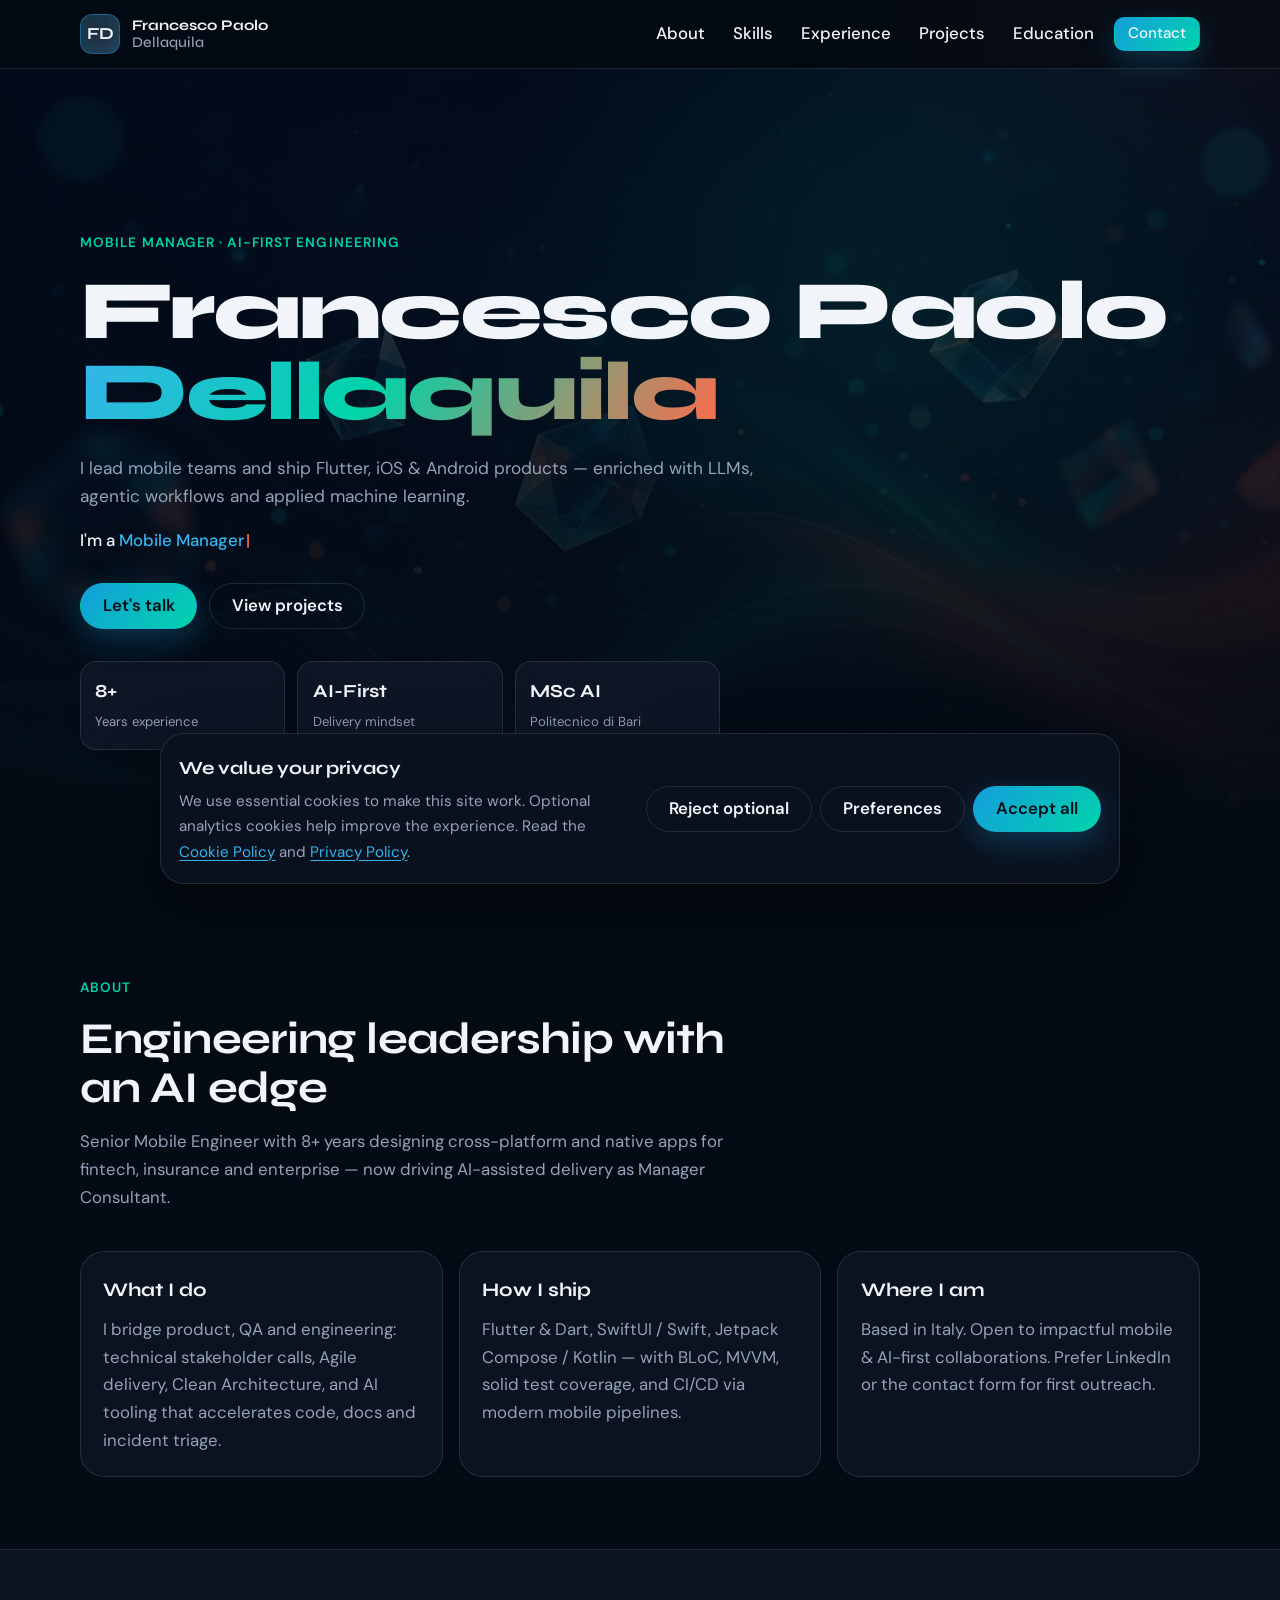
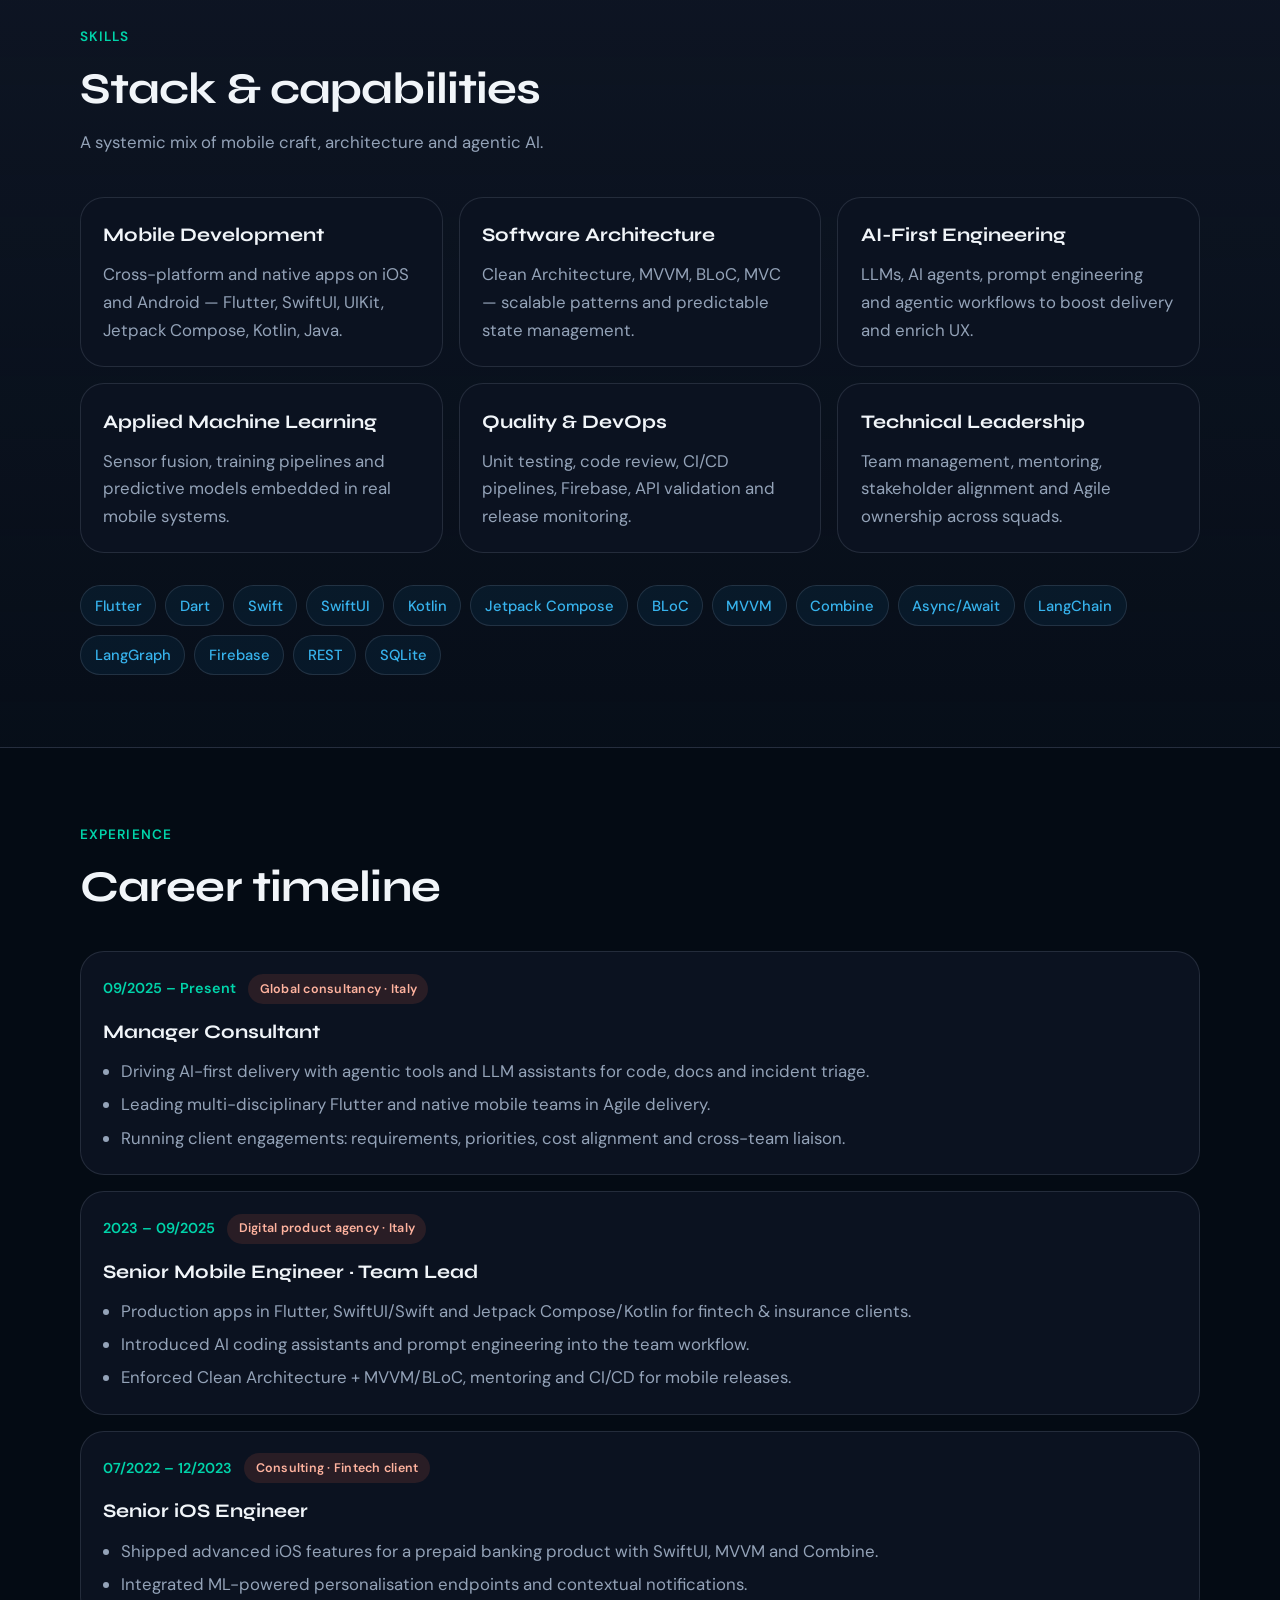
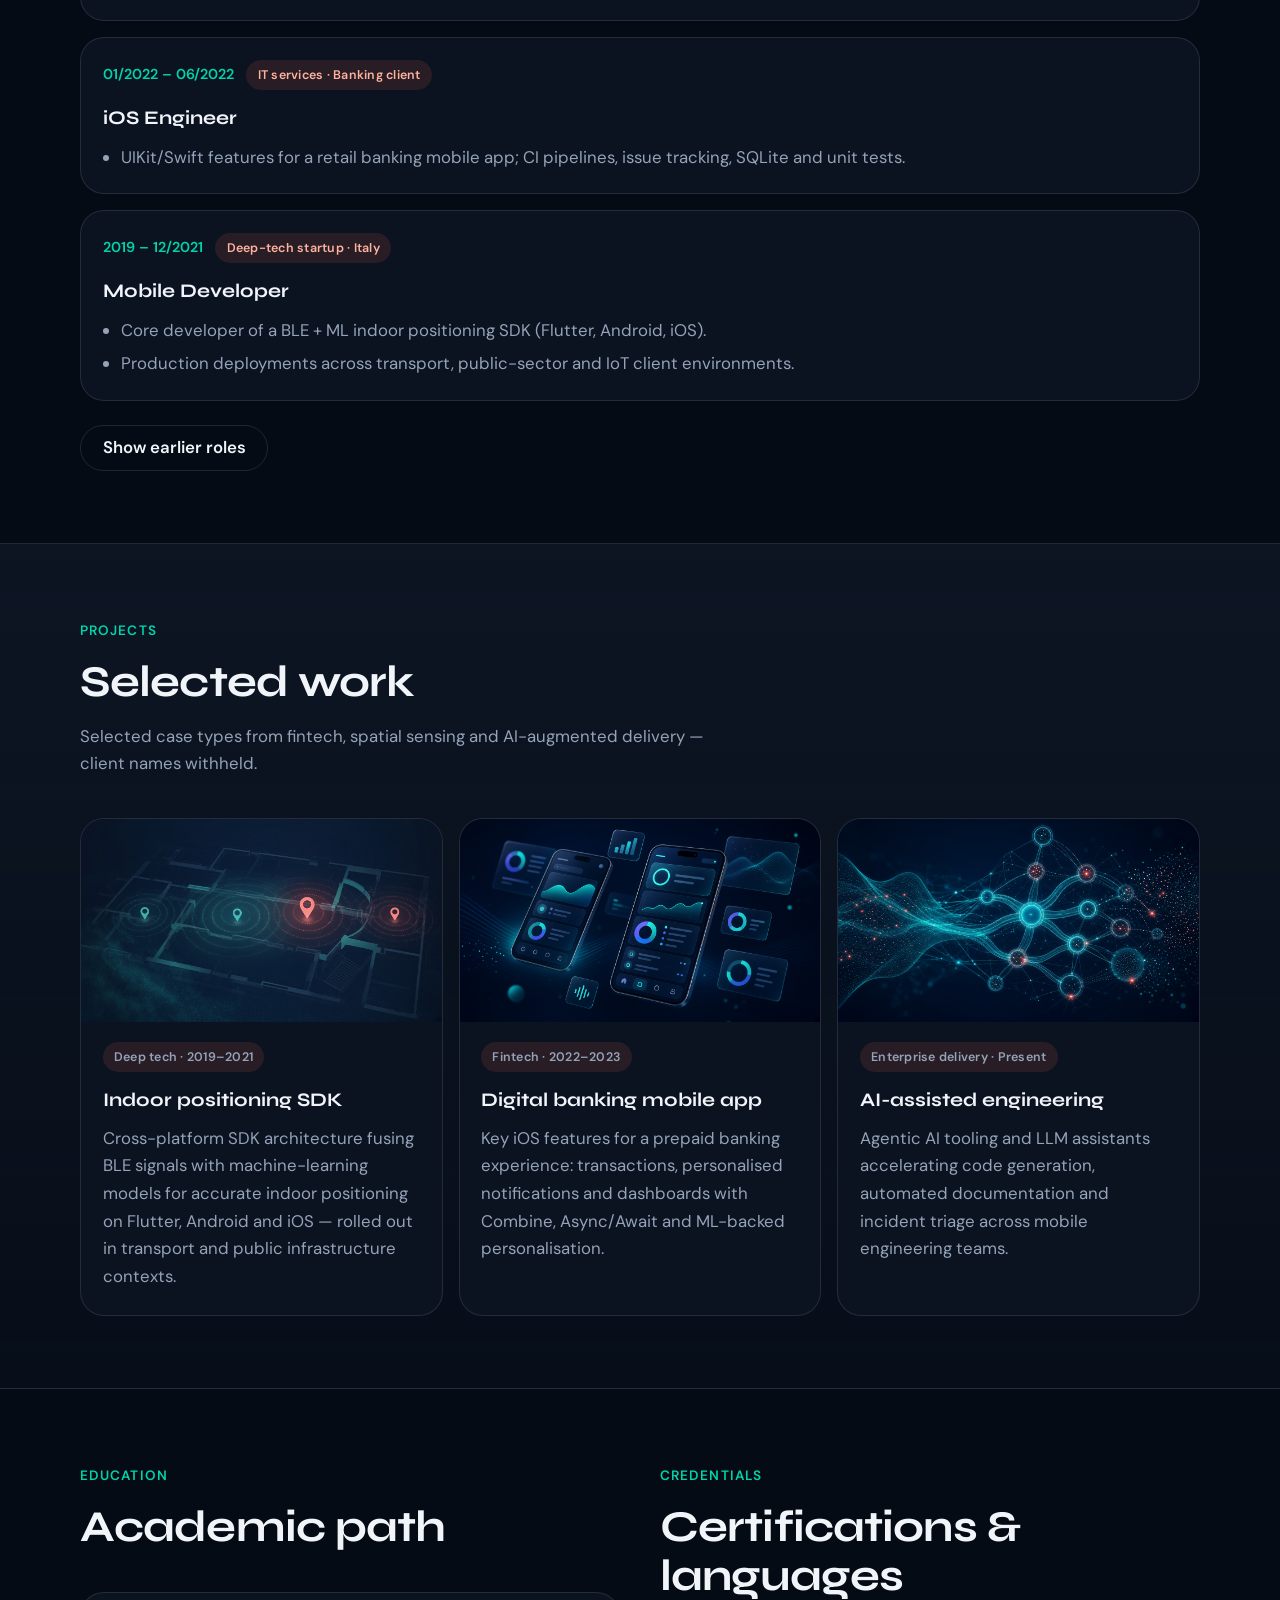
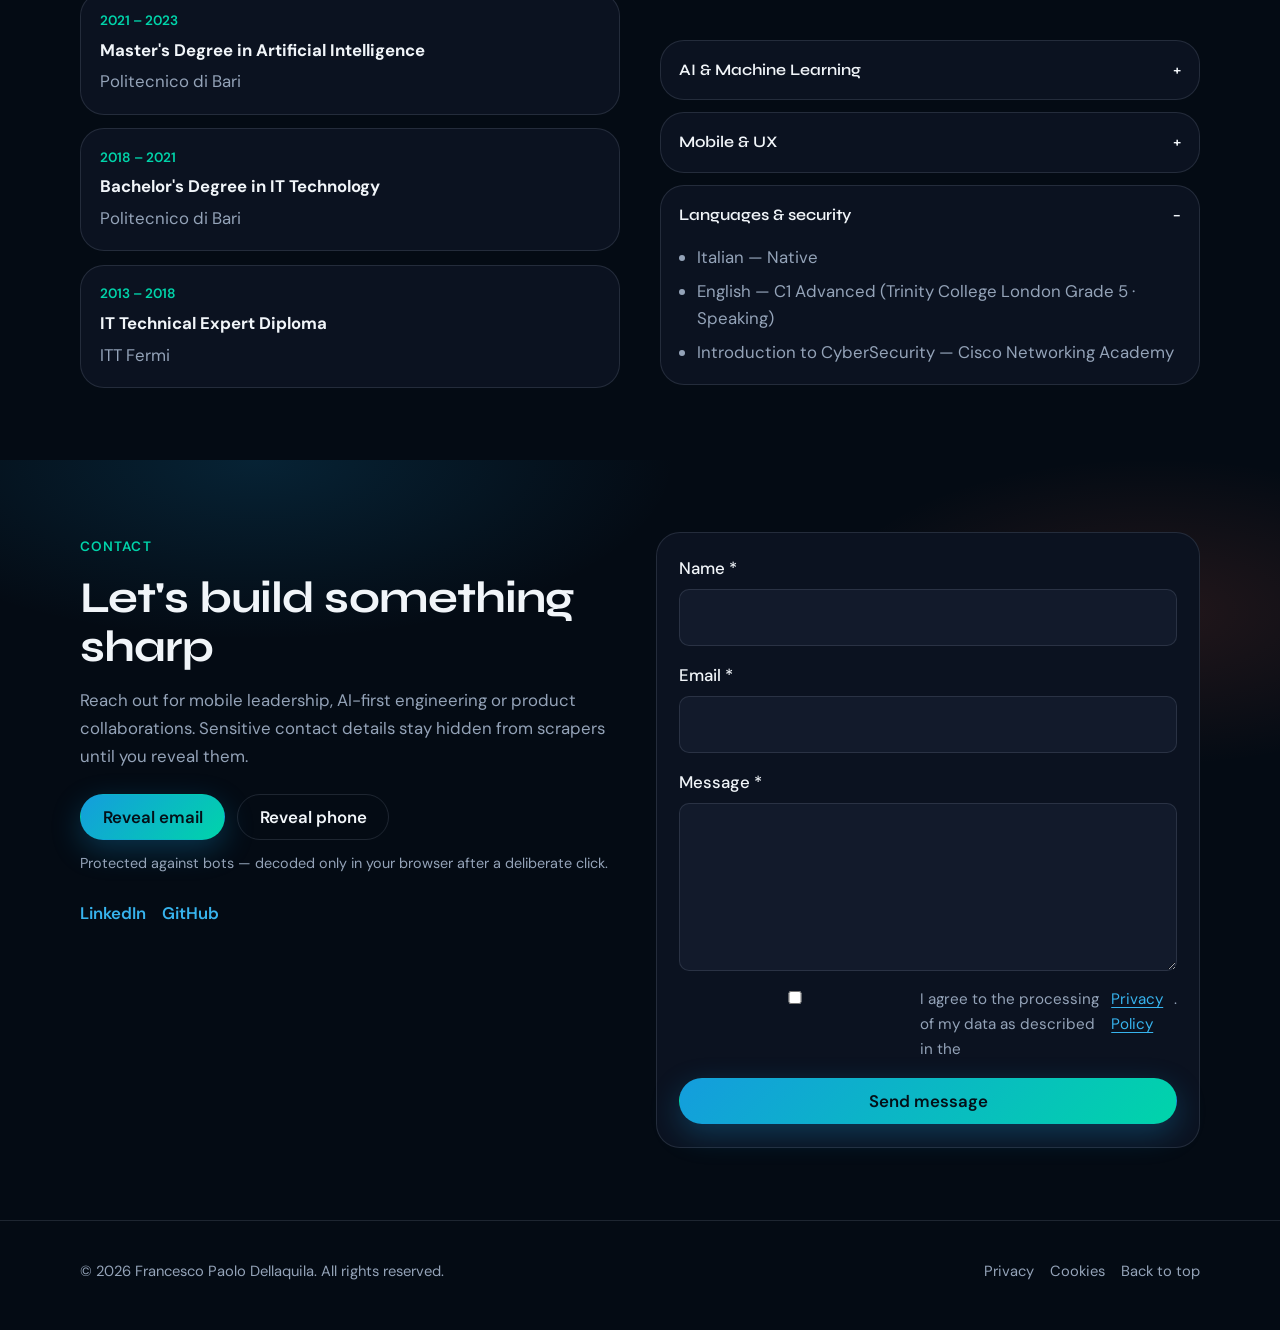
<file: index.html>
<!DOCTYPE html>
<html lang="en">
<head>
  <meta charset="utf-8">
  <meta name="viewport" content="width=device-width, initial-scale=1">
  <title>Francesco Paolo Dellaquila | Mobile Manager · Flutter · iOS · Android · AI-First</title>
  <meta name="description" content="Senior Mobile Engineer & Manager Consultant. 8+ years building Flutter, iOS and Android apps with an AI-first approach. Fintech · Machine Learning · Technical Leadership.">
  <meta name="keywords" content="Francesco Paolo Dellaquila, Mobile Engineer, Flutter, iOS, Android, AI, Machine Learning, Team Lead, Mobile Architecture">
  <meta name="author" content="Francesco Paolo Dellaquila">
  <meta name="robots" content="index, follow, max-image-preview:large, max-snippet:-1, max-video-preview:-1">
  <meta name="theme-color" content="#040B14">
  <link rel="canonical" href="https://paolodellaquila.github.io/CV/">

  <meta property="og:type" content="website">
  <meta property="og:locale" content="en_US">
  <meta property="og:url" content="https://paolodellaquila.github.io/CV/">
  <meta property="og:title" content="Francesco Paolo Dellaquila | Mobile Manager · AI-First">
  <meta property="og:description" content="Senior Mobile Engineer & Manager Consultant specializing in Flutter, iOS, Android and AI-first engineering.">
  <meta property="og:image" content="https://paolodellaquila.github.io/CV/assets/images/hero-bg.jpg">
  <meta property="og:site_name" content="Francesco Paolo Dellaquila">

  <meta name="twitter:card" content="summary_large_image">
  <meta name="twitter:title" content="Francesco Paolo Dellaquila | Mobile Manager · AI-First">
  <meta name="twitter:description" content="Senior Mobile Engineer & Manager Consultant — Flutter, iOS, Android, AI-first delivery.">
  <meta name="twitter:image" content="https://paolodellaquila.github.io/CV/assets/images/hero-bg.jpg">

  <link rel="icon" href="assets/images/favicon.png">
  <link rel="apple-touch-icon" href="assets/images/apple-touch-icon.png">

  <link rel="preconnect" href="https://fonts.googleapis.com">
  <link rel="preconnect" href="https://fonts.gstatic.com" crossorigin>
  <link href="https://fonts.googleapis.com/css2?family=DM+Sans:ital,opsz,wght@0,9..40,400;0,9..40,500;0,9..40,600;0,9..40,700;1,9..40,400&family=Syne:wght@600;700;800&display=swap" rel="stylesheet">

  <link rel="stylesheet" href="style.css">

  <script type="application/ld+json">
  {
    "@context": "https://schema.org",
    "@type": "Person",
    "name": "Francesco Paolo Dellaquila",
    "jobTitle": "Manager Consultant · Senior Mobile Engineer",
    "url": "https://paolodellaquila.github.io/CV/",
    "address": {
      "@type": "PostalAddress",
      "addressCountry": "IT"
    },
    "alumniOf": [{ "@type": "CollegeOrUniversity", "name": "Politecnico di Bari" }],
    "knowsAbout": ["Flutter", "iOS", "Android", "Artificial Intelligence", "Machine Learning", "Mobile Architecture", "Technical Leadership"],
    "sameAs": [
      "https://www.linkedin.com/in/francesco-paolo-dellaquila-99632713b/",
      "https://github.com/paolodellaquila"
    ]
  }
  </script>
</head>
<body>
  <a class="skip-link" href="#main">Skip to content</a>

  <div id="cookie-banner" class="cookie-banner" role="dialog" aria-labelledby="cookie-title" aria-describedby="cookie-desc" hidden>
    <div class="cookie-banner__inner">
      <div class="cookie-banner__copy">
        <h2 id="cookie-title">We value your privacy</h2>
        <p id="cookie-desc">We use essential cookies to make this site work. Optional analytics cookies help improve the experience. Read the <a href="cookie-policy.html">Cookie Policy</a> and <a href="privacy-policy.html">Privacy Policy</a>.</p>
      </div>
      <div class="cookie-banner__actions">
        <button type="button" class="btn btn--ghost" data-cookie="reject">Reject optional</button>
        <button type="button" class="btn btn--ghost" data-cookie="prefs">Preferences</button>
        <button type="button" class="btn btn--primary" data-cookie="accept">Accept all</button>
      </div>
    </div>
  </div>

  <div id="cookie-modal" class="modal" role="dialog" aria-modal="true" aria-labelledby="cookie-modal-title" hidden>
    <div class="modal__backdrop" data-close-modal></div>
    <div class="modal__panel">
      <button type="button" class="modal__close" data-close-modal aria-label="Close preferences">&times;</button>
      <h2 id="cookie-modal-title">Cookie preferences</h2>
      <form id="cookie-prefs-form" class="cookie-prefs">
        <label class="cookie-prefs__row">
          <span>
            <strong>Essential</strong>
            <small>Required for navigation, security and consent storage.</small>
          </span>
          <input type="checkbox" checked disabled aria-label="Essential cookies always on">
        </label>
        <label class="cookie-prefs__row">
          <span>
            <strong>Analytics</strong>
            <small>Anonymous usage metrics to improve content and performance.</small>
          </span>
          <input type="checkbox" name="analytics" id="cookie-analytics">
        </label>
        <div class="cookie-prefs__actions">
          <button type="submit" class="btn btn--primary">Save preferences</button>
        </div>
      </form>
    </div>
  </div>

  <header class="site-header" id="top">
    <div class="site-header__inner">
      <a class="logo" href="#top" aria-label="Francesco Paolo Dellaquila — Home">
        <span class="logo__mark" aria-hidden="true">FD</span>
        <span class="logo__text">Francesco Paolo<span>Dellaquila</span></span>
      </a>

      <button class="nav-toggle" type="button" id="nav-toggle" aria-controls="site-nav" aria-expanded="false" aria-label="Open menu">
        <span class="nav-toggle__bar" aria-hidden="true"></span>
        <span class="nav-toggle__bar" aria-hidden="true"></span>
        <span class="nav-toggle__bar" aria-hidden="true"></span>
      </button>

      <nav class="site-nav" id="site-nav" aria-label="Primary">
        <ul class="site-nav__list">
          <li><a href="#about">About</a></li>
          <li><a href="#skills">Skills</a></li>
          <li><a href="#experience">Experience</a></li>
          <li><a href="#projects">Projects</a></li>
          <li><a href="#education">Education</a></li>
          <li><a class="btn btn--primary btn--sm" href="#contact">Contact</a></li>
        </ul>
      </nav>
    </div>
  </header>

  <main id="main">
    <section class="hero" id="hero" aria-labelledby="hero-title">
      <div class="hero__bg" aria-hidden="true">
        <img src="assets/images/hero-bg.jpg" alt="" width="1920" height="1080" decoding="async">
        <div class="hero__mesh"></div>
      </div>
      <div class="hero__content container">
        <p class="eyebrow reveal">Mobile Manager · AI-First Engineering</p>
        <h1 id="hero-title" class="hero__title reveal">
          Francesco Paolo<br>
          <span class="text-gradient">Dellaquila</span>
        </h1>
        <p class="hero__lead reveal">
          I lead mobile teams and ship Flutter, iOS &amp; Android products — enriched with LLMs, agentic workflows and applied machine learning.
        </p>
        <p class="hero__typed reveal" aria-live="polite">
          I'm a <span id="typed-text" class="typed"></span><span class="typed-cursor" aria-hidden="true">|</span>
        </p>
        <div class="hero__cta reveal">
          <a class="btn btn--primary" href="#contact">Let's talk</a>
          <a class="btn btn--ghost" href="#projects">View projects</a>
        </div>
        <ul class="hero__stats reveal" aria-label="Highlights">
          <li><strong>8+</strong><span>Years experience</span></li>
          <li><strong>AI-First</strong><span>Delivery mindset</span></li>
          <li><strong>MSc AI</strong><span>Politecnico di Bari</span></li>
        </ul>
      </div>
    </section>

    <section class="section" id="about" aria-labelledby="about-title">
      <div class="container">
        <header class="section__head reveal">
          <p class="eyebrow">About</p>
          <h2 id="about-title">Engineering leadership with an AI edge</h2>
          <p class="section__lead">Senior Mobile Engineer with 8+ years designing cross-platform and native apps for fintech, insurance and enterprise — now driving AI-assisted delivery as Manager Consultant.</p>
        </header>
        <div class="about-grid">
          <article class="about-card reveal">
            <h3>What I do</h3>
            <p>I bridge product, QA and engineering: technical stakeholder calls, Agile delivery, Clean Architecture, and AI tooling that accelerates code, docs and incident triage.</p>
          </article>
          <article class="about-card reveal">
            <h3>How I ship</h3>
            <p>Flutter &amp; Dart, SwiftUI / Swift, Jetpack Compose / Kotlin — with BLoC, MVVM, solid test coverage, and CI/CD via modern mobile pipelines.</p>
          </article>
          <article class="about-card reveal">
            <h3>Where I am</h3>
            <p>Based in Italy. Open to impactful mobile &amp; AI-first collaborations. Prefer LinkedIn or the contact form for first outreach.</p>
          </article>
        </div>
      </div>
    </section>

    <section class="section section--alt" id="skills" aria-labelledby="skills-title">
      <div class="container">
        <header class="section__head reveal">
          <p class="eyebrow">Skills</p>
          <h2 id="skills-title">Stack &amp; capabilities</h2>
          <p class="section__lead">A systemic mix of mobile craft, architecture and agentic AI.</p>
        </header>
        <div class="skills-grid">
          <article class="skill-card reveal"><h3>Mobile Development</h3><p>Cross-platform and native apps on iOS and Android — Flutter, SwiftUI, UIKit, Jetpack Compose, Kotlin, Java.</p></article>
          <article class="skill-card reveal"><h3>Software Architecture</h3><p>Clean Architecture, MVVM, BLoC, MVC — scalable patterns and predictable state management.</p></article>
          <article class="skill-card reveal"><h3>AI-First Engineering</h3><p>LLMs, AI agents, prompt engineering and agentic workflows to boost delivery and enrich UX.</p></article>
          <article class="skill-card reveal"><h3>Applied Machine Learning</h3><p>Sensor fusion, training pipelines and predictive models embedded in real mobile systems.</p></article>
          <article class="skill-card reveal"><h3>Quality &amp; DevOps</h3><p>Unit testing, code review, CI/CD pipelines, Firebase, API validation and release monitoring.</p></article>
          <article class="skill-card reveal"><h3>Technical Leadership</h3><p>Team management, mentoring, stakeholder alignment and Agile ownership across squads.</p></article>
        </div>
        <ul class="tech-cloud reveal" aria-label="Technologies">
          <li>Flutter</li><li>Dart</li><li>Swift</li><li>SwiftUI</li><li>Kotlin</li>
          <li>Jetpack Compose</li><li>BLoC</li><li>MVVM</li><li>Combine</li><li>Async/Await</li>
          <li>LangChain</li><li>LangGraph</li><li>Firebase</li><li>REST</li><li>SQLite</li>
        </ul>
      </div>
    </section>

    <section class="section" id="experience" aria-labelledby="experience-title">
      <div class="container">
        <header class="section__head reveal">
          <p class="eyebrow">Experience</p>
          <h2 id="experience-title">Career timeline</h2>
        </header>
        <div class="timeline" role="list">
          <article class="timeline__item reveal" role="listitem">
            <div class="timeline__meta"><time datetime="2025-09">09/2025 – Present</time><span class="pill">Global consultancy · Italy</span></div>
            <h3>Manager Consultant</h3>
            <ul>
              <li>Driving AI-first delivery with agentic tools and LLM assistants for code, docs and incident triage.</li>
              <li>Leading multi-disciplinary Flutter and native mobile teams in Agile delivery.</li>
              <li>Running client engagements: requirements, priorities, cost alignment and cross-team liaison.</li>
            </ul>
          </article>
          <article class="timeline__item reveal" role="listitem">
            <div class="timeline__meta"><time datetime="2023">2023 – 09/2025</time><span class="pill">Digital product agency · Italy</span></div>
            <h3>Senior Mobile Engineer · Team Lead</h3>
            <ul>
              <li>Production apps in Flutter, SwiftUI/Swift and Jetpack Compose/Kotlin for fintech &amp; insurance clients.</li>
              <li>Introduced AI coding assistants and prompt engineering into the team workflow.</li>
              <li>Enforced Clean Architecture + MVVM/BLoC, mentoring and CI/CD for mobile releases.</li>
            </ul>
          </article>
          <article class="timeline__item reveal" role="listitem">
            <div class="timeline__meta"><time datetime="2022-07">07/2022 – 12/2023</time><span class="pill">Consulting · Fintech client</span></div>
            <h3>Senior iOS Engineer</h3>
            <ul>
              <li>Shipped advanced iOS features for a prepaid banking product with SwiftUI, MVVM and Combine.</li>
              <li>Integrated ML-powered personalisation endpoints and contextual notifications.</li>
            </ul>
          </article>
          <article class="timeline__item reveal" role="listitem">
            <div class="timeline__meta"><time datetime="2022-01">01/2022 – 06/2022</time><span class="pill">IT services · Banking client</span></div>
            <h3>iOS Engineer</h3>
            <ul><li>UIKit/Swift features for a retail banking mobile app; CI pipelines, issue tracking, SQLite and unit tests.</li></ul>
          </article>
          <article class="timeline__item reveal" role="listitem">
            <div class="timeline__meta"><time datetime="2019">2019 – 12/2021</time><span class="pill">Deep-tech startup · Italy</span></div>
            <h3>Mobile Developer</h3>
            <ul>
              <li>Core developer of a BLE + ML indoor positioning SDK (Flutter, Android, iOS).</li>
              <li>Production deployments across transport, public-sector and IoT client environments.</li>
            </ul>
          </article>
          <div class="timeline__more" id="experience-more" hidden>
            <article class="timeline__item reveal" role="listitem">
              <div class="timeline__meta"><time datetime="2020">2020 – 2021</time><span class="pill">Software studio · Italy</span></div>
              <h3>iOS Developer</h3>
              <ul><li>Fashion retail iOS app — UIKit/Swift, REST integrations and product catalogue backends.</li></ul>
            </article>
            <article class="timeline__item reveal" role="listitem">
              <div class="timeline__meta"><time datetime="2018">2018 – 2019</time><span class="pill">Software studio · Italy</span></div>
              <h3>Android Developer</h3>
              <ul><li>Retail Android app for sales and inventory — Java/XML, SQLite, Firebase sync and REST catalogue.</li></ul>
            </article>
            <article class="timeline__item reveal" role="listitem">
              <div class="timeline__meta"><time datetime="2017">2017 – 2018</time><span class="pill">EdTech · London</span></div>
              <h3>Mobile Developer (Internship → Full-time)</h3>
              <ul><li>EdTech iOS/Android/web apps teaching programming fundamentals to children.</li></ul>
            </article>
          </div>
        </div>
        <div class="section__actions reveal">
          <button type="button" class="btn btn--ghost" id="experience-toggle" aria-expanded="false" aria-controls="experience-more">Show earlier roles</button>
        </div>
      </div>
    </section>

    <section class="section section--alt" id="projects" aria-labelledby="projects-title">
      <div class="container">
        <header class="section__head reveal">
          <p class="eyebrow">Projects</p>
          <h2 id="projects-title">Selected work</h2>
          <p class="section__lead">Selected case types from fintech, spatial sensing and AI-augmented delivery — client names withheld.</p>
        </header>
        <div class="projects-grid">
          <article class="project-card reveal">
            <div class="project-card__media">
              <img src="assets/images/project-indoor.jpg" alt="Abstract visualisation of indoor positioning signals over an architectural plan" loading="lazy" width="800" height="450">
            </div>
            <div class="project-card__body">
              <p class="pill">Deep tech · 2019–2021</p>
              <h3>Indoor positioning SDK</h3>
              <p>Cross-platform SDK architecture fusing BLE signals with machine-learning models for accurate indoor positioning on Flutter, Android and iOS — rolled out in transport and public infrastructure contexts.</p>
            </div>
          </article>
          <article class="project-card reveal">
            <div class="project-card__media">
              <img src="assets/images/project-fintech.jpg" alt="Abstract fintech mobile interface collage with glowing teal accents" loading="lazy" width="800" height="450">
            </div>
            <div class="project-card__body">
              <p class="pill">Fintech · 2022–2023</p>
              <h3>Digital banking mobile app</h3>
              <p>Key iOS features for a prepaid banking experience: transactions, personalised notifications and dashboards with Combine, Async/Await and ML-backed personalisation.</p>
            </div>
          </article>
          <article class="project-card reveal">
            <div class="project-card__media">
              <img src="assets/images/project-ai.jpg" alt="Abstract neural network visualisation representing AI agent workflows" loading="lazy" width="800" height="450">
            </div>
            <div class="project-card__body">
              <p class="pill">Enterprise delivery · Present</p>
              <h3>AI-assisted engineering</h3>
              <p>Agentic AI tooling and LLM assistants accelerating code generation, automated documentation and incident triage across mobile engineering teams.</p>
            </div>
          </article>
        </div>
      </div>
    </section>

    <section class="section" id="education" aria-labelledby="education-title">
      <div class="container two-col">
        <div>
          <header class="section__head reveal">
            <p class="eyebrow">Education</p>
            <h2 id="education-title">Academic path</h2>
          </header>
          <ul class="edu-list">
            <li class="reveal"><time datetime="2021/2023">2021 – 2023</time><strong>Master's Degree in Artificial Intelligence</strong><span>Politecnico di Bari</span></li>
            <li class="reveal"><time datetime="2018/2021">2018 – 2021</time><strong>Bachelor's Degree in IT Technology</strong><span>Politecnico di Bari</span></li>
            <li class="reveal"><time datetime="2013/2018">2013 – 2018</time><strong>IT Technical Expert Diploma</strong><span>ITT Fermi</span></li>
          </ul>
        </div>
        <div>
          <header class="section__head reveal">
            <p class="eyebrow">Credentials</p>
            <h2 id="certs-title">Certifications &amp; languages</h2>
          </header>
          <div class="accordion" data-accordion>
            <div class="accordion__item">
              <h3>
                <button type="button" class="accordion__trigger" aria-expanded="false" aria-controls="acc-ai" id="acc-ai-btn">AI &amp; Machine Learning <span aria-hidden="true">+</span></button>
              </h3>
              <div class="accordion__panel" id="acc-ai" role="region" aria-labelledby="acc-ai-btn" hidden>
                <ul>
                  <li>AI Engineer Agentic Track: Agent &amp; MCP Course — Udemy</li>
                  <li>Complete Agentic AI Bootcamp with LangGraph &amp; LangChain — Udemy</li>
                  <li>Machine Learning A-Z + ChatGPT — Udemy</li>
                  <li>GenAI in Action for Professional and Enterprise Use — Udemy</li>
                </ul>
              </div>
            </div>
            <div class="accordion__item">
              <h3>
                <button type="button" class="accordion__trigger" aria-expanded="false" aria-controls="acc-mobile" id="acc-mobile-btn">Mobile &amp; UX <span aria-hidden="true">+</span></button>
              </h3>
              <div class="accordion__panel" id="acc-mobile" role="region" aria-labelledby="acc-mobile-btn" hidden>
                <ul>
                  <li>Flutter &amp; MVVM — Udemy</li>
                  <li>Mastering RxSwift — Udemy</li>
                  <li>iOS Bootcamp — Udemy</li>
                  <li>Web Accessibility &amp; UX Fundamentals — Udemy</li>
                  <li>Writing Clean Code — Udemy</li>
                </ul>
              </div>
            </div>
            <div class="accordion__item">
              <h3>
                <button type="button" class="accordion__trigger" aria-expanded="true" aria-controls="acc-lang" id="acc-lang-btn">Languages &amp; security <span aria-hidden="true">−</span></button>
              </h3>
              <div class="accordion__panel" id="acc-lang" role="region" aria-labelledby="acc-lang-btn">
                <ul>
                  <li>Italian — Native</li>
                  <li>English — C1 Advanced (Trinity College London Grade 5 · Speaking)</li>
                  <li>Introduction to CyberSecurity — Cisco Networking Academy</li>
                </ul>
              </div>
            </div>
          </div>
        </div>
      </div>
    </section>

    <section class="section section--contact" id="contact" aria-labelledby="contact-title">
      <div class="container contact-grid">
        <header class="section__head reveal">
          <p class="eyebrow">Contact</p>
          <h2 id="contact-title">Let's build something sharp</h2>
          <p class="section__lead">Reach out for mobile leadership, AI-first engineering or product collaborations. Sensitive contact details stay hidden from scrapers until you reveal them.</p>
          <div class="contact-reveal">
            <button type="button" class="btn btn--primary" id="reveal-email" aria-describedby="reveal-hint">Reveal email</button>
            <button type="button" class="btn btn--ghost" id="reveal-phone">Reveal phone</button>
            <p id="reveal-hint" class="contact-reveal__hint">Protected against bots — decoded only in your browser after a deliberate click.</p>
            <p class="contact-reveal__value" id="email-slot" hidden></p>
            <p class="contact-reveal__value" id="phone-slot" hidden></p>
          </div>
          <ul class="social-list" aria-label="Social profiles">
            <li><a href="https://www.linkedin.com/in/francesco-paolo-dellaquila-99632713b/" rel="noopener noreferrer me" target="_blank">LinkedIn</a></li>
            <li><a href="https://github.com/paolodellaquila" rel="noopener noreferrer me" target="_blank">GitHub</a></li>
          </ul>
        </header>

        <form class="contact-form reveal" id="contact-form" novalidate>
          <div class="hp-field" aria-hidden="true">
            <label for="company_url">Company website</label>
            <input type="text" id="company_url" name="company_url" tabindex="-1" autocomplete="off">
          </div>
          <div class="form-field">
            <label for="name">Name <span aria-hidden="true">*</span></label>
            <input type="text" id="name" name="name" required autocomplete="name" maxlength="80">
            <p class="form-error" id="name-error" role="alert" hidden></p>
          </div>
          <div class="form-field">
            <label for="email">Email <span aria-hidden="true">*</span></label>
            <input type="email" id="email" name="email" required autocomplete="email" maxlength="120" inputmode="email">
            <p class="form-error" id="email-error" role="alert" hidden></p>
          </div>
          <div class="form-field">
            <label for="message">Message <span aria-hidden="true">*</span></label>
            <textarea id="message" name="message" required rows="5" maxlength="2000"></textarea>
            <p class="form-error" id="message-error" role="alert" hidden></p>
          </div>
          <div class="form-field form-field--check">
            <label>
              <input type="checkbox" id="privacy" name="privacy" required>
              I agree to the processing of my data as described in the <a href="privacy-policy.html">Privacy Policy</a>.
            </label>
            <p class="form-error" id="privacy-error" role="alert" hidden></p>
          </div>
          <button type="submit" class="btn btn--primary">Send message</button>
          <p class="form-success" id="form-success" role="status" hidden>Thanks — your email client will open with the message ready to send.</p>
        </form>
      </div>
    </section>
  </main>

  <footer class="site-footer">
    <div class="container site-footer__inner">
      <p>&copy; <span id="year"></span> Francesco Paolo Dellaquila. All rights reserved.</p>
      <nav aria-label="Legal">
        <a href="privacy-policy.html">Privacy</a>
        <a href="cookie-policy.html">Cookies</a>
        <a href="#top">Back to top</a>
      </nav>
    </div>
  </footer>

  <button type="button" class="back-top" id="back-top" aria-label="Back to top" hidden>
    <span aria-hidden="true">↑</span>
  </button>

  <script src="script.js" defer></script>
</body>
</html>
</file>
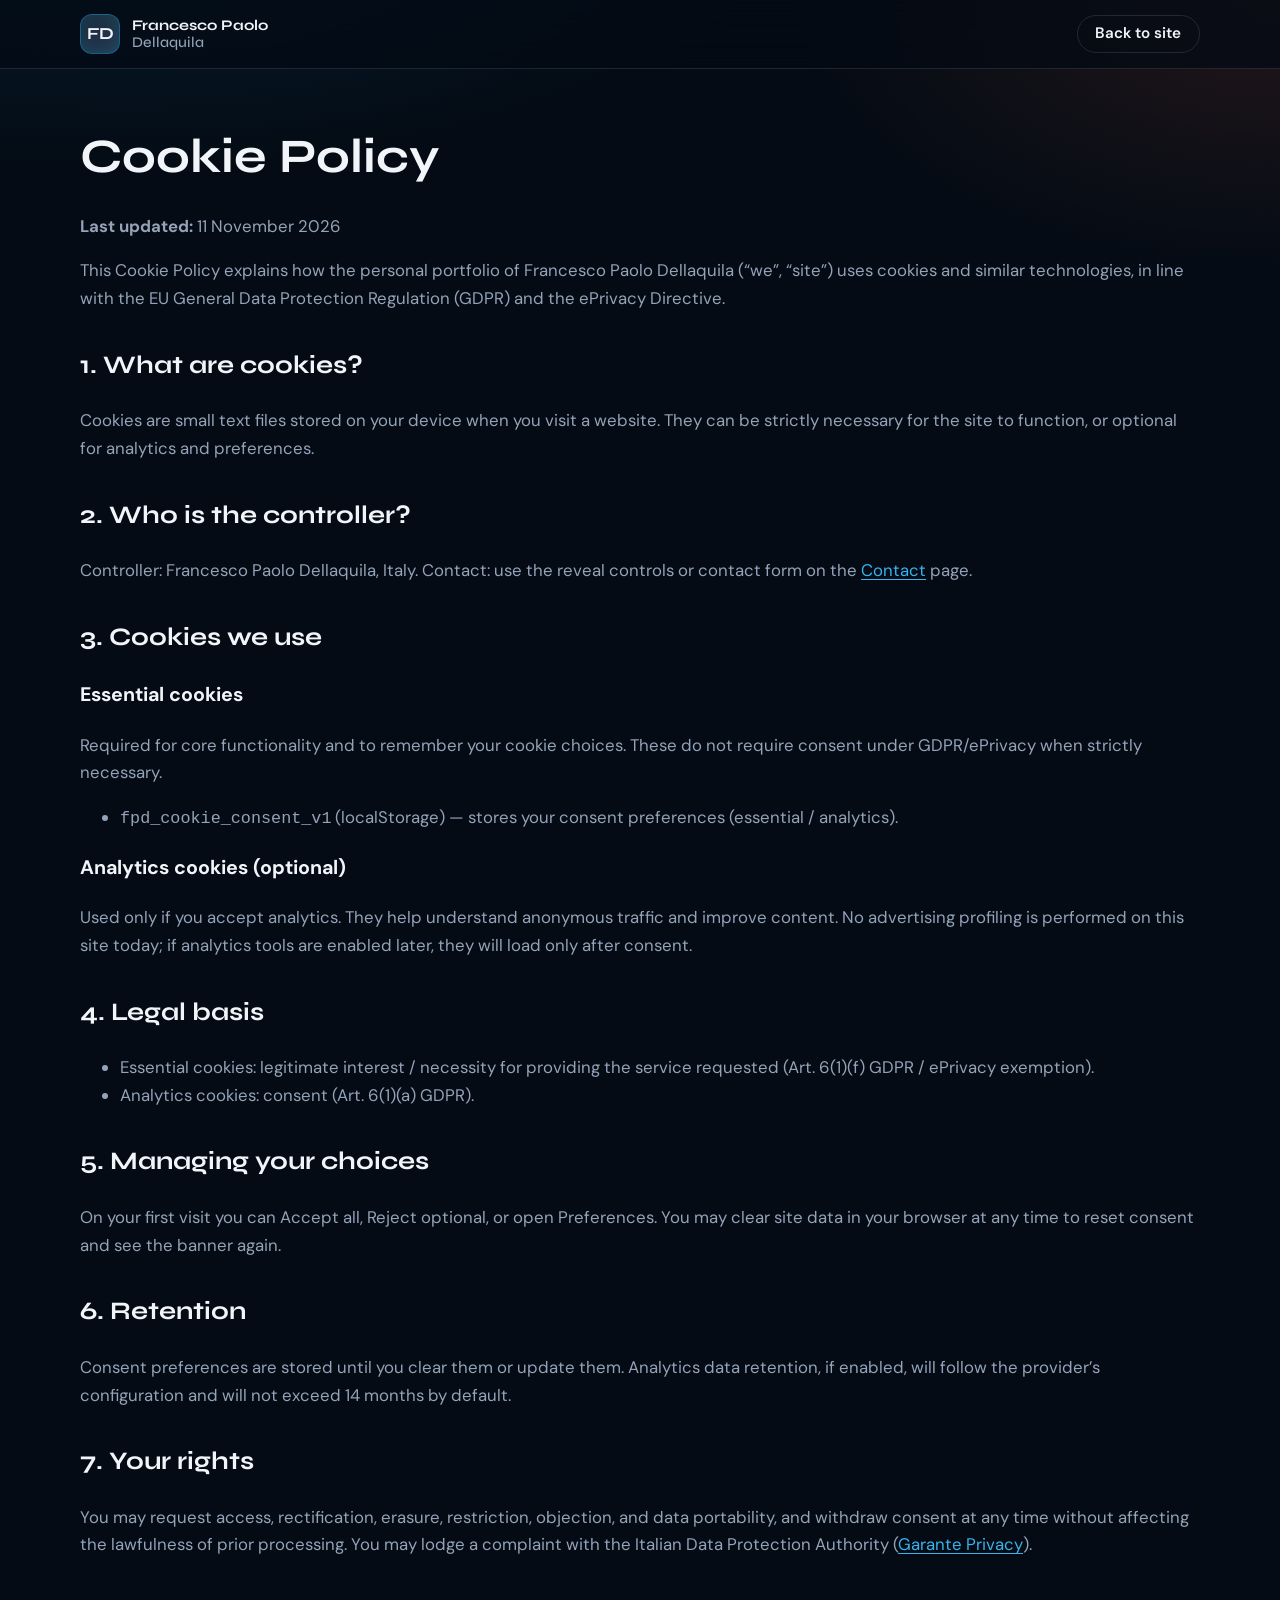
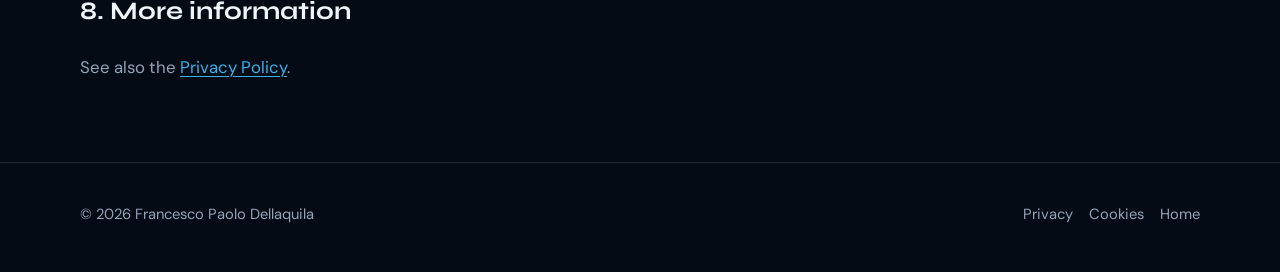
<file: cookie-policy.html>
<!DOCTYPE html>
<html lang="en">
<head>
  <meta charset="utf-8">
  <meta name="viewport" content="width=device-width, initial-scale=1">
  <title>Cookie Policy | Francesco Paolo Dellaquila</title>
  <meta name="description" content="Cookie Policy (GDPR) for Francesco Paolo Dellaquila's personal portfolio website.">
  <meta name="robots" content="index, follow">
  <link rel="canonical" href="https://paolodellaquila.github.io/CV/cookie-policy.html">
  <meta name="theme-color" content="#040B14">
  <link rel="icon" href="assets/images/favicon.png">
  <link rel="preconnect" href="https://fonts.googleapis.com">
  <link rel="preconnect" href="https://fonts.gstatic.com" crossorigin>
  <link href="https://fonts.googleapis.com/css2?family=DM+Sans:wght@400;500;600;700&family=Syne:wght@700;800&display=swap" rel="stylesheet">
  <link rel="stylesheet" href="style.css">
</head>
<body>
  <a class="skip-link" href="#main">Skip to content</a>
  <header class="site-header">
    <div class="site-header__inner">
      <a class="logo" href="index.html">
        <span class="logo__mark" aria-hidden="true">FD</span>
        <span class="logo__text">Francesco Paolo<span>Dellaquila</span></span>
      </a>
      <nav aria-label="Primary">
        <a class="btn btn--ghost btn--sm" href="index.html">Back to site</a>
      </nav>
    </div>
  </header>

  <main id="main" class="legal-page">
    <div class="container">
      <h1>Cookie Policy</h1>
      <p><strong>Last updated:</strong> 11 November 2026</p>
      <p>This Cookie Policy explains how the personal portfolio of Francesco Paolo Dellaquila (“we”, “site”) uses cookies and similar technologies, in line with the EU General Data Protection Regulation (GDPR) and the ePrivacy Directive.</p>

      <h2>1. What are cookies?</h2>
      <p>Cookies are small text files stored on your device when you visit a website. They can be strictly necessary for the site to function, or optional for analytics and preferences.</p>

      <h2>2. Who is the controller?</h2>
      <p>Controller: Francesco Paolo Dellaquila, Italy. Contact: use the reveal controls or contact form on the <a href="index.html#contact">Contact</a> page.</p>

      <h2>3. Cookies we use</h2>
      <h3>Essential cookies</h3>
      <p>Required for core functionality and to remember your cookie choices. These do not require consent under GDPR/ePrivacy when strictly necessary.</p>
      <ul>
        <li><code>fpd_cookie_consent_v1</code> (localStorage) — stores your consent preferences (essential / analytics).</li>
      </ul>

      <h3>Analytics cookies (optional)</h3>
      <p>Used only if you accept analytics. They help understand anonymous traffic and improve content. No advertising profiling is performed on this site today; if analytics tools are enabled later, they will load only after consent.</p>

      <h2>4. Legal basis</h2>
      <ul>
        <li>Essential cookies: legitimate interest / necessity for providing the service requested (Art. 6(1)(f) GDPR / ePrivacy exemption).</li>
        <li>Analytics cookies: consent (Art. 6(1)(a) GDPR).</li>
      </ul>

      <h2>5. Managing your choices</h2>
      <p>On your first visit you can Accept all, Reject optional, or open Preferences. You may clear site data in your browser at any time to reset consent and see the banner again.</p>

      <h2>6. Retention</h2>
      <p>Consent preferences are stored until you clear them or update them. Analytics data retention, if enabled, will follow the provider’s configuration and will not exceed 14 months by default.</p>

      <h2>7. Your rights</h2>
      <p>You may request access, rectification, erasure, restriction, objection, and data portability, and withdraw consent at any time without affecting the lawfulness of prior processing. You may lodge a complaint with the Italian Data Protection Authority (<a href="https://www.garanteprivacy.it" rel="noopener noreferrer" target="_blank">Garante Privacy</a>).</p>

      <h2>8. More information</h2>
      <p>See also the <a href="privacy-policy.html">Privacy Policy</a>.</p>
    </div>
  </main>

  <footer class="site-footer">
    <div class="container site-footer__inner">
      <p>&copy; 2026 Francesco Paolo Dellaquila</p>
      <nav aria-label="Legal">
        <a href="privacy-policy.html">Privacy</a>
        <a href="cookie-policy.html">Cookies</a>
        <a href="index.html">Home</a>
      </nav>
    </div>
  </footer>
</body>
</html>
</file>
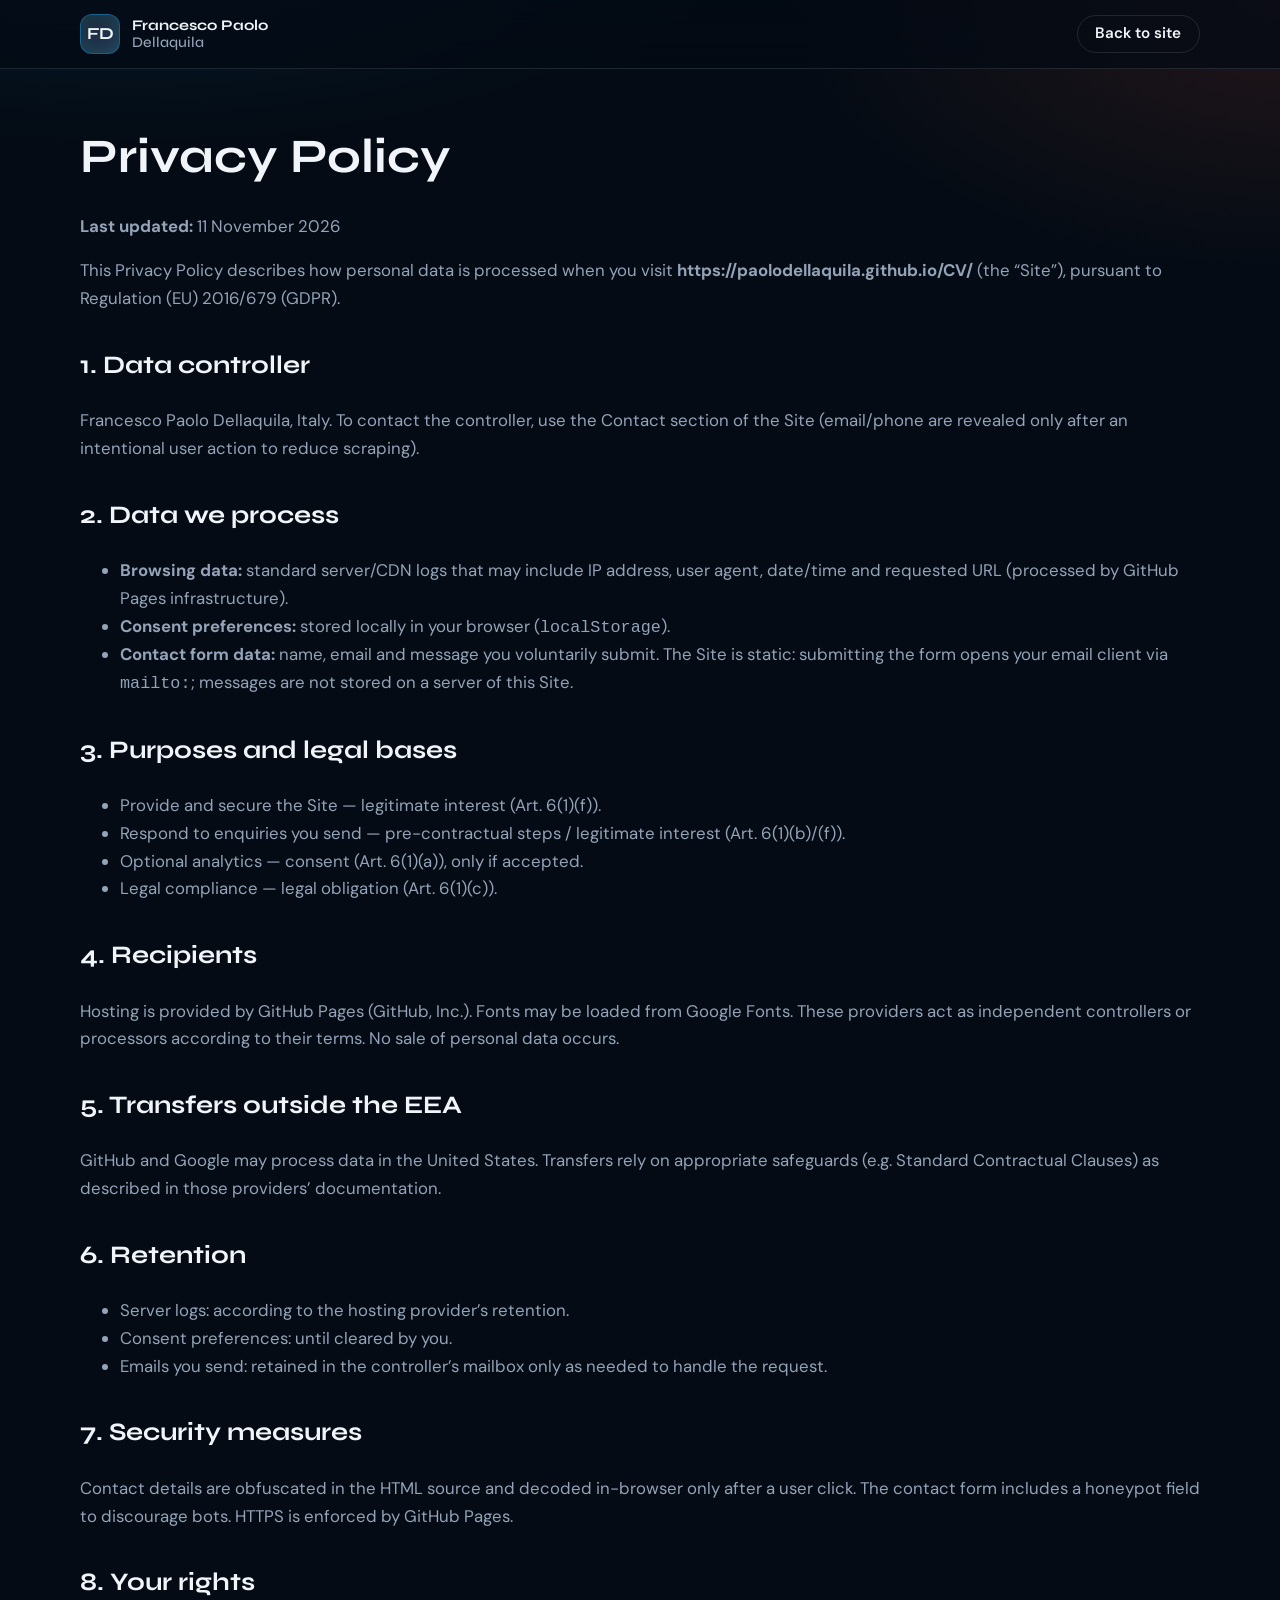
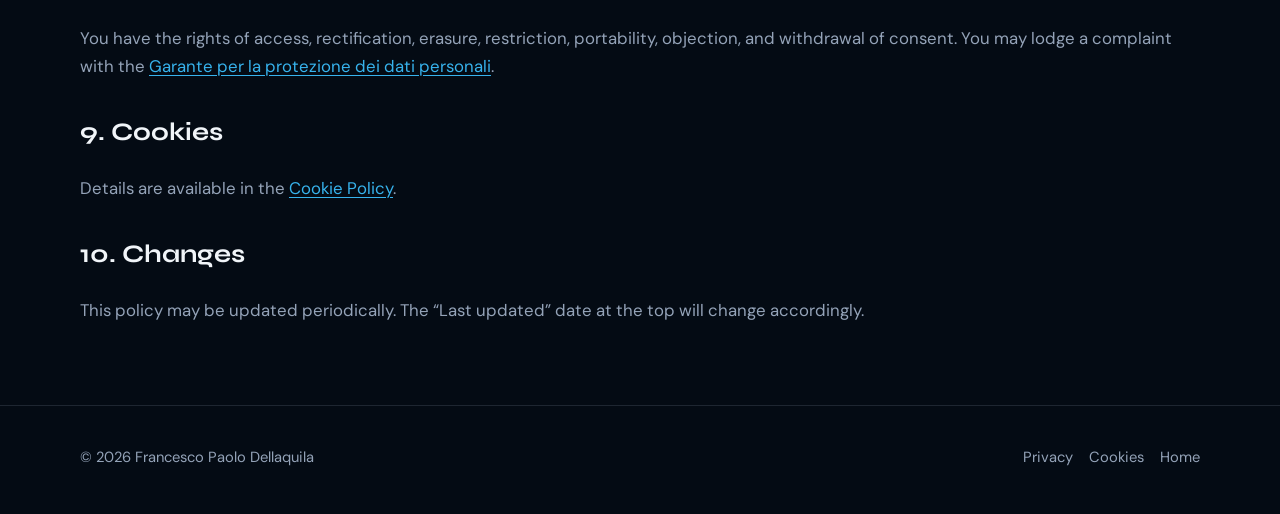
<file: privacy-policy.html>
<!DOCTYPE html>
<html lang="en">
<head>
  <meta charset="utf-8">
  <meta name="viewport" content="width=device-width, initial-scale=1">
  <title>Privacy Policy | Francesco Paolo Dellaquila</title>
  <meta name="description" content="Privacy Policy (GDPR) for Francesco Paolo Dellaquila's personal portfolio website.">
  <meta name="robots" content="index, follow">
  <link rel="canonical" href="https://paolodellaquila.github.io/CV/privacy-policy.html">
  <meta name="theme-color" content="#040B14">
  <link rel="icon" href="assets/images/favicon.png">
  <link rel="preconnect" href="https://fonts.googleapis.com">
  <link rel="preconnect" href="https://fonts.gstatic.com" crossorigin>
  <link href="https://fonts.googleapis.com/css2?family=DM+Sans:wght@400;500;600;700&family=Syne:wght@700;800&display=swap" rel="stylesheet">
  <link rel="stylesheet" href="style.css">
</head>
<body>
  <a class="skip-link" href="#main">Skip to content</a>
  <header class="site-header">
    <div class="site-header__inner">
      <a class="logo" href="index.html">
        <span class="logo__mark" aria-hidden="true">FD</span>
        <span class="logo__text">Francesco Paolo<span>Dellaquila</span></span>
      </a>
      <nav aria-label="Primary">
        <a class="btn btn--ghost btn--sm" href="index.html">Back to site</a>
      </nav>
    </div>
  </header>

  <main id="main" class="legal-page">
    <div class="container">
      <h1>Privacy Policy</h1>
      <p><strong>Last updated:</strong> 11 November 2026</p>
      <p>This Privacy Policy describes how personal data is processed when you visit <strong>https://paolodellaquila.github.io/CV/</strong> (the “Site”), pursuant to Regulation (EU) 2016/679 (GDPR).</p>

      <h2>1. Data controller</h2>
      <p>Francesco Paolo Dellaquila, Italy. To contact the controller, use the Contact section of the Site (email/phone are revealed only after an intentional user action to reduce scraping).</p>

      <h2>2. Data we process</h2>
      <ul>
        <li><strong>Browsing data:</strong> standard server/CDN logs that may include IP address, user agent, date/time and requested URL (processed by GitHub Pages infrastructure).</li>
        <li><strong>Consent preferences:</strong> stored locally in your browser (<code>localStorage</code>).</li>
        <li><strong>Contact form data:</strong> name, email and message you voluntarily submit. The Site is static: submitting the form opens your email client via <code>mailto:</code>; messages are not stored on a server of this Site.</li>
      </ul>

      <h2>3. Purposes and legal bases</h2>
      <ul>
        <li>Provide and secure the Site — legitimate interest (Art. 6(1)(f)).</li>
        <li>Respond to enquiries you send — pre-contractual steps / legitimate interest (Art. 6(1)(b)/(f)).</li>
        <li>Optional analytics — consent (Art. 6(1)(a)), only if accepted.</li>
        <li>Legal compliance — legal obligation (Art. 6(1)(c)).</li>
      </ul>

      <h2>4. Recipients</h2>
      <p>Hosting is provided by GitHub Pages (GitHub, Inc.). Fonts may be loaded from Google Fonts. These providers act as independent controllers or processors according to their terms. No sale of personal data occurs.</p>

      <h2>5. Transfers outside the EEA</h2>
      <p>GitHub and Google may process data in the United States. Transfers rely on appropriate safeguards (e.g. Standard Contractual Clauses) as described in those providers’ documentation.</p>

      <h2>6. Retention</h2>
      <ul>
        <li>Server logs: according to the hosting provider’s retention.</li>
        <li>Consent preferences: until cleared by you.</li>
        <li>Emails you send: retained in the controller’s mailbox only as needed to handle the request.</li>
      </ul>

      <h2>7. Security measures</h2>
      <p>Contact details are obfuscated in the HTML source and decoded in-browser only after a user click. The contact form includes a honeypot field to discourage bots. HTTPS is enforced by GitHub Pages.</p>

      <h2>8. Your rights</h2>
      <p>You have the rights of access, rectification, erasure, restriction, portability, objection, and withdrawal of consent. You may lodge a complaint with the <a href="https://www.garanteprivacy.it" rel="noopener noreferrer" target="_blank">Garante per la protezione dei dati personali</a>.</p>

      <h2>9. Cookies</h2>
      <p>Details are available in the <a href="cookie-policy.html">Cookie Policy</a>.</p>

      <h2>10. Changes</h2>
      <p>This policy may be updated periodically. The “Last updated” date at the top will change accordingly.</p>
    </div>
  </main>

  <footer class="site-footer">
    <div class="container site-footer__inner">
      <p>&copy; 2026 Francesco Paolo Dellaquila</p>
      <nav aria-label="Legal">
        <a href="privacy-policy.html">Privacy</a>
        <a href="cookie-policy.html">Cookies</a>
        <a href="index.html">Home</a>
      </nav>
    </div>
  </footer>
</body>
</html>
</file>
<file: style.css>
/* ==========================================================================
   Francesco Paolo Dellaquila — Portfolio Design System
   Dark premium · navy brand · teal / coral accents
   ========================================================================== */

:root {
  /* Brand palette */
  --color-navy: #1b263b;
  --color-ink: #040b14;
  --color-surface: #0b1220;
  --color-surface-2: #121a2b;
  --color-primary: #149ddd;
  --color-primary-soft: #37b3ed;
  --color-teal: #00d4aa;
  --color-coral: #ff6b4a;
  --color-text: #f1f5f9;
  --color-muted: #94a3b8;
  --color-border: rgba(148, 163, 184, 0.18);
  --color-glass: rgba(18, 26, 43, 0.72);
  --color-success: #22c55e;
  --color-danger: #fb7185;

  /* Typography */
  --font-display: "Syne", system-ui, sans-serif;
  --font-body: "DM Sans", system-ui, sans-serif;
  --fw-regular: 400;
  --fw-medium: 500;
  --fw-semibold: 600;
  --fw-bold: 700;
  --fw-black: 800;

  /* Spacing / radius / motion */
  --space-1: 0.25rem;
  --space-2: 0.5rem;
  --space-3: 0.75rem;
  --space-4: 1rem;
  --space-5: 1.5rem;
  --space-6: 2rem;
  --space-7: 3rem;
  --space-8: 4.5rem;
  --radius-sm: 10px;
  --radius-md: 16px;
  --radius-lg: 24px;
  --radius-pill: 999px;
  --shadow-glow: 0 0 0 1px rgba(20, 157, 221, 0.25), 0 20px 60px rgba(0, 0, 0, 0.45);
  --header-h: 4.25rem;
  --container: 1120px;
  --ease: cubic-bezier(0.22, 1, 0.36, 1);
  --focus: 0 0 0 3px rgba(0, 212, 170, 0.45);
}

*,
*::before,
*::after {
  box-sizing: border-box;
}

html {
  scroll-behavior: smooth;
}

body {
  margin: 0;
  font-family: var(--font-body);
  font-size: 1.05rem;
  line-height: 1.65;
  color: var(--color-text);
  background:
    radial-gradient(1200px 600px at 10% -10%, rgba(20, 157, 221, 0.18), transparent 60%),
    radial-gradient(900px 500px at 100% 0%, rgba(255, 107, 74, 0.12), transparent 55%),
    var(--color-ink);
  overflow-x: hidden;
}

body.nav-open,
body.modal-open {
  overflow: hidden;
}

img {
  max-width: 100%;
  height: auto;
  display: block;
}

a {
  color: var(--color-primary-soft);
  text-decoration-thickness: 1px;
  text-underline-offset: 0.2em;
  transition: color 0.2s var(--ease);
}

a:hover {
  color: var(--color-teal);
}

:focus-visible {
  outline: none;
  box-shadow: var(--focus);
}

.skip-link {
  position: absolute;
  left: 1rem;
  top: -4rem;
  z-index: 10000;
  background: var(--color-teal);
  color: var(--color-ink);
  padding: 0.75rem 1rem;
  border-radius: var(--radius-sm);
  font-weight: var(--fw-semibold);
}

.skip-link:focus {
  top: 1rem;
}

.container {
  width: min(100% - 2rem, var(--container));
  margin-inline: auto;
}

/* -------------------------------------------------------------------------- */
/* Buttons
/* -------------------------------------------------------------------------- */

.btn {
  display: inline-flex;
  align-items: center;
  justify-content: center;
  gap: 0.5rem;
  border: 1px solid transparent;
  border-radius: var(--radius-pill);
  padding: 0.85rem 1.35rem;
  font: inherit;
  font-weight: var(--fw-semibold);
  line-height: 1;
  cursor: pointer;
  text-decoration: none;
  transition: transform 0.2s var(--ease), background 0.2s var(--ease), border-color 0.2s var(--ease), color 0.2s var(--ease), box-shadow 0.2s var(--ease);
}

.btn:active {
  transform: translateY(1px) scale(0.98);
}

.btn--sm {
  padding: 0.65rem 1.1rem;
  font-size: 0.95rem;
}

.btn--primary {
  background: linear-gradient(135deg, var(--color-primary), var(--color-teal));
  color: #041018;
  box-shadow: 0 10px 30px rgba(20, 157, 221, 0.28);
}

.btn--primary:hover {
  color: #041018;
  box-shadow: 0 14px 36px rgba(0, 212, 170, 0.35);
  transform: translateY(-2px);
}

.btn--ghost {
  background: transparent;
  border-color: var(--color-border);
  color: var(--color-text);
}

.btn--ghost:hover {
  border-color: var(--color-primary-soft);
  color: var(--color-primary-soft);
  background: rgba(20, 157, 221, 0.08);
}

.btn--link {
  background: transparent;
  color: var(--color-muted);
  padding-inline: 0.35rem;
  text-decoration: underline;
  text-underline-offset: 0.25em;
}

.btn--link:hover {
  color: var(--color-teal);
}

/* -------------------------------------------------------------------------- */
/* Header / Nav
/* -------------------------------------------------------------------------- */

.site-header {
  position: sticky;
  top: 0;
  z-index: 1000;
  backdrop-filter: blur(16px);
  background: rgba(4, 11, 20, 0.72);
  border-bottom: 1px solid var(--color-border);
}

.site-header__inner {
  width: min(100% - 2rem, var(--container));
  margin-inline: auto;
  min-height: var(--header-h);
  display: flex;
  align-items: center;
  justify-content: space-between;
  gap: 1rem;
}

.logo {
  display: inline-flex;
  align-items: center;
  gap: 0.75rem;
  text-decoration: none;
  color: var(--color-text);
}

.logo__mark {
  width: 2.5rem;
  height: 2.5rem;
  border-radius: 12px;
  display: grid;
  place-items: center;
  font-family: var(--font-display);
  font-weight: var(--fw-bold);
  background: linear-gradient(145deg, var(--color-navy), #243552);
  border: 1px solid rgba(20, 157, 221, 0.45);
  box-shadow: inset 0 0 20px rgba(0, 212, 170, 0.15);
}

.logo__text {
  display: none;
  flex-direction: column;
  font-family: var(--font-display);
  font-weight: var(--fw-bold);
  font-size: 0.92rem;
  line-height: 1.15;
}

.logo__text span {
  color: var(--color-muted);
  font-weight: var(--fw-medium);
}

.nav-toggle {
  width: 2.75rem;
  height: 2.75rem;
  border-radius: 12px;
  border: 1px solid var(--color-border);
  background: var(--color-surface);
  display: inline-flex;
  flex-direction: column;
  justify-content: center;
  align-items: center;
  gap: 5px;
  cursor: pointer;
}

.nav-toggle__bar {
  width: 1.15rem;
  height: 2px;
  background: var(--color-text);
  border-radius: 2px;
  transition: transform 0.25s var(--ease), opacity 0.2s;
}

.nav-toggle[aria-expanded="true"] .nav-toggle__bar:nth-child(1) {
  transform: translateY(7px) rotate(45deg);
}

.nav-toggle[aria-expanded="true"] .nav-toggle__bar:nth-child(2) {
  opacity: 0;
}

.nav-toggle[aria-expanded="true"] .nav-toggle__bar:nth-child(3) {
  transform: translateY(-7px) rotate(-45deg);
}

.site-nav {
  position: fixed;
  inset: var(--header-h) 0 0 0;
  background: rgba(4, 11, 20, 0.96);
  transform: translateX(100%);
  transition: transform 0.35s var(--ease);
  padding: 1.5rem;
}

.site-nav.is-open {
  transform: translateX(0);
}

.site-nav__list {
  list-style: none;
  margin: 0;
  padding: 0;
  display: flex;
  flex-direction: column;
  gap: 0.35rem;
}

.site-nav__list a {
  display: block;
  padding: 0.95rem 1rem;
  border-radius: var(--radius-sm);
  color: var(--color-text);
  text-decoration: none;
  font-weight: var(--fw-medium);
}

.site-nav__list a:hover,
.site-nav__list a:focus-visible {
  background: rgba(20, 157, 221, 0.12);
  color: var(--color-primary-soft);
}

.site-nav__list .btn {
  width: 100%;
  margin-top: 0.5rem;
}

/* -------------------------------------------------------------------------- */
/* Hero
/* -------------------------------------------------------------------------- */

.hero {
  position: relative;
  display: grid;
  gap: 2rem;
  padding: 3.5rem 0 4rem;
  min-height: calc(100svh - var(--header-h));
  align-items: center;
}

.hero > .container,
.hero__content.container {
  width: min(100% - 2rem, var(--container));
}

.hero__bg {
  position: absolute;
  inset: 0;
  z-index: -1;
  overflow: hidden;
}

.hero__bg img {
  width: 100%;
  height: 100%;
  object-fit: cover;
  opacity: 0.38;
  filter: saturate(1.15) contrast(1.05);
}

.hero__mesh {
  position: absolute;
  inset: 0;
  background:
    linear-gradient(180deg, rgba(4, 11, 20, 0.35) 0%, rgba(4, 11, 20, 0.88) 75%, var(--color-ink) 100%),
    radial-gradient(circle at 70% 30%, rgba(0, 212, 170, 0.18), transparent 40%);
}

.hero__content {
  position: relative;
}

.eyebrow {
  display: inline-flex;
  align-items: center;
  gap: 0.5rem;
  margin: 0 0 1rem;
  color: var(--color-teal);
  font-size: 0.85rem;
  font-weight: var(--fw-semibold);
  letter-spacing: 0.08em;
  text-transform: uppercase;
}

.hero__title {
  margin: 0;
  font-family: var(--font-display);
  font-weight: var(--fw-black);
  font-size: clamp(2.6rem, 9vw, 5.2rem);
  line-height: 0.98;
  letter-spacing: -0.03em;
}

.text-gradient {
  background: linear-gradient(120deg, var(--color-primary-soft), var(--color-teal) 45%, var(--color-coral));
  -webkit-background-clip: text;
  background-clip: text;
  color: transparent;
}

.hero__lead {
  margin: 1.25rem 0 0;
  max-width: 38rem;
  color: var(--color-muted);
  font-size: 1.08rem;
}

.hero__typed {
  margin: 1rem 0 0;
  min-height: 1.75rem;
  color: var(--color-text);
  font-weight: var(--fw-medium);
}

.typed {
  color: var(--color-primary-soft);
}

.typed-cursor {
  display: inline-block;
  margin-left: 2px;
  color: var(--color-coral);
  animation: blink 1s steps(1) infinite;
}

@keyframes blink {
  50% { opacity: 0; }
}

.hero__cta {
  display: flex;
  flex-wrap: wrap;
  gap: 0.75rem;
  margin-top: 1.75rem;
}

.hero__stats {
  list-style: none;
  margin: 2rem 0 0;
  padding: 0;
  display: grid;
  grid-template-columns: repeat(3, minmax(0, 1fr));
  gap: 0.75rem;
}

.hero__stats li {
  padding: 0.9rem;
  border-radius: var(--radius-md);
  background: var(--color-glass);
  border: 1px solid var(--color-border);
  backdrop-filter: blur(10px);
}

.hero__stats strong {
  display: block;
  font-family: var(--font-display);
  font-size: 1.15rem;
}

.hero__stats span {
  color: var(--color-muted);
  font-size: 0.82rem;
}

/* -------------------------------------------------------------------------- */
/* Sections
/* -------------------------------------------------------------------------- */

.section {
  padding: var(--space-8) 0;
}

.section--alt {
  background:
    linear-gradient(180deg, rgba(18, 26, 43, 0.65), rgba(18, 26, 43, 0.2));
  border-block: 1px solid var(--color-border);
}

.section__head {
  max-width: 42rem;
  margin-bottom: 2.5rem;
}

.section__head h2,
.section h2 {
  margin: 0;
  font-family: var(--font-display);
  font-size: clamp(1.8rem, 4vw, 2.75rem);
  line-height: 1.1;
  letter-spacing: -0.02em;
}

.section__lead {
  margin: 1rem 0 0;
  color: var(--color-muted);
}

.section__actions {
  margin-top: 1.5rem;
}

.about-grid,
.skills-grid,
.projects-grid {
  display: grid;
  gap: 1rem;
}

.about-card,
.skill-card,
.project-card,
.timeline__item,
.edu-list li,
.contact-form,
.accordion__item {
  background: var(--color-surface);
  border: 1px solid var(--color-border);
  border-radius: var(--radius-lg);
}

.about-card,
.skill-card {
  padding: 1.35rem 1.4rem;
  transition: transform 0.25s var(--ease), border-color 0.25s var(--ease), box-shadow 0.25s var(--ease);
}

.about-card:hover,
.skill-card:hover,
.project-card:hover {
  transform: translateY(-4px);
  border-color: rgba(0, 212, 170, 0.35);
  box-shadow: 0 18px 40px rgba(0, 0, 0, 0.28);
}

.about-card h3,
.skill-card h3,
.project-card h3,
.timeline__item h3 {
  margin: 0 0 0.65rem;
  font-family: var(--font-display);
  font-size: 1.2rem;
}

.about-card p,
.skill-card p,
.project-card p {
  margin: 0;
  color: var(--color-muted);
}

.tech-cloud {
  list-style: none;
  margin: 2rem 0 0;
  padding: 0;
  display: flex;
  flex-wrap: wrap;
  gap: 0.55rem;
}

.tech-cloud li {
  padding: 0.45rem 0.85rem;
  border-radius: var(--radius-pill);
  border: 1px solid var(--color-border);
  background: rgba(20, 157, 221, 0.08);
  color: var(--color-primary-soft);
  font-size: 0.92rem;
  font-weight: var(--fw-medium);
}

.pill {
  display: inline-flex;
  align-items: center;
  padding: 0.3rem 0.7rem;
  border-radius: var(--radius-pill);
  background: rgba(255, 107, 74, 0.12);
  color: #ffb39f;
  font-size: 0.78rem;
  font-weight: var(--fw-semibold);
  letter-spacing: 0.02em;
}

/* Timeline */
.timeline {
  display: grid;
  gap: 1rem;
  position: relative;
}

.timeline__item {
  padding: 1.35rem 1.4rem;
}

.timeline__meta {
  display: flex;
  flex-wrap: wrap;
  gap: 0.5rem 0.75rem;
  align-items: center;
  margin-bottom: 0.75rem;
}

.timeline__meta time {
  color: var(--color-teal);
  font-size: 0.9rem;
  font-weight: var(--fw-semibold);
}

.timeline__item ul {
  margin: 0;
  padding-left: 1.1rem;
  color: var(--color-muted);
}

.timeline__item li + li {
  margin-top: 0.35rem;
}

/* Projects */
.project-card {
  overflow: hidden;
}

.project-card__media {
  aspect-ratio: 16 / 9;
  overflow: hidden;
}

.project-card__media img {
  width: 100%;
  height: 100%;
  object-fit: cover;
  transition: transform 0.5s var(--ease);
}

.project-card:hover .project-card__media img {
  transform: scale(1.05);
}

.project-card__body {
  padding: 1.25rem 1.35rem 1.5rem;
}

.project-card__body .pill {
  margin-bottom: 0.75rem;
}

.project-card__body h3 {
  margin-bottom: 0.55rem;
}

/* Education */
.two-col {
  display: grid;
  gap: 2.5rem;
}

.edu-list {
  list-style: none;
  margin: 0;
  padding: 0;
  display: grid;
  gap: 0.85rem;
}

.edu-list li {
  padding: 1.1rem 1.2rem;
  display: grid;
  gap: 0.25rem;
}

.edu-list time {
  color: var(--color-teal);
  font-size: 0.85rem;
  font-weight: var(--fw-semibold);
}

.edu-list span {
  color: var(--color-muted);
}

/* Accordion */
.accordion {
  display: grid;
  gap: 0.75rem;
}

.accordion__item {
  overflow: hidden;
}

.accordion__item h3 {
  margin: 0;
  font-size: 1rem;
}

.accordion__trigger {
  width: 100%;
  display: flex;
  justify-content: space-between;
  align-items: center;
  gap: 1rem;
  padding: 1rem 1.15rem;
  background: transparent;
  border: 0;
  color: var(--color-text);
  font: inherit;
  font-family: var(--font-display);
  font-weight: var(--fw-semibold);
  cursor: pointer;
  text-align: left;
}

.accordion__trigger:hover {
  color: var(--color-primary-soft);
}

.accordion__panel {
  padding: 0 1.15rem 1.1rem;
}

.accordion__panel ul {
  margin: 0;
  padding-left: 1.1rem;
  color: var(--color-muted);
}

.accordion__panel li + li {
  margin-top: 0.35rem;
}

/* Contact */
.section--contact {
  background:
    radial-gradient(700px 300px at 20% 0%, rgba(20, 157, 221, 0.16), transparent 60%),
    radial-gradient(600px 280px at 90% 20%, rgba(255, 107, 74, 0.12), transparent 55%);
}

.contact-grid {
  display: grid;
  gap: 2rem;
}

.contact-reveal {
  margin-top: 1.5rem;
  display: flex;
  flex-wrap: wrap;
  gap: 0.75rem;
  align-items: center;
}

.contact-reveal__hint {
  flex-basis: 100%;
  margin: 0;
  color: var(--color-muted);
  font-size: 0.9rem;
}

.contact-reveal__value {
  flex-basis: 100%;
  margin: 0;
  font-weight: var(--fw-semibold);
}

.contact-reveal__value a {
  color: var(--color-teal);
  text-decoration: none;
}

.social-list {
  list-style: none;
  margin: 1.5rem 0 0;
  padding: 0;
  display: flex;
  gap: 1rem;
}

.social-list a {
  font-weight: var(--fw-semibold);
  text-decoration: none;
}

.contact-form {
  padding: 1.4rem;
  display: grid;
  gap: 1rem;
}

.form-field {
  display: grid;
  gap: 0.4rem;
}

.form-field label {
  font-weight: var(--fw-medium);
}

.form-field input,
.form-field textarea {
  width: 100%;
  border-radius: var(--radius-sm);
  border: 1px solid var(--color-border);
  background: var(--color-surface-2);
  color: var(--color-text);
  padding: 0.85rem 0.95rem;
  font: inherit;
}

.form-field input:focus-visible,
.form-field textarea:focus-visible {
  border-color: var(--color-teal);
}

.form-field--check label {
  display: flex;
  gap: 0.65rem;
  align-items: flex-start;
  font-weight: var(--fw-regular);
  color: var(--color-muted);
  font-size: 0.95rem;
}

.form-field--check input {
  margin-top: 0.25rem;
}

.form-error {
  margin: 0;
  color: var(--color-danger);
  font-size: 0.88rem;
}

.form-success {
  margin: 0;
  color: var(--color-success);
  font-weight: var(--fw-medium);
}

.form-field.is-invalid input,
.form-field.is-invalid textarea {
  border-color: var(--color-danger);
}

.hp-field {
  position: absolute !important;
  left: -10000px !important;
  width: 1px !important;
  height: 1px !important;
  overflow: hidden !important;
}

/* Footer */
.site-footer {
  border-top: 1px solid var(--color-border);
  padding: 1.5rem 0 2rem;
}

.site-footer__inner {
  display: flex;
  flex-direction: column;
  gap: 0.85rem;
  color: var(--color-muted);
  font-size: 0.92rem;
}

.site-footer nav {
  display: flex;
  flex-wrap: wrap;
  gap: 1rem;
}

.site-footer a {
  color: var(--color-muted);
  text-decoration: none;
}

.site-footer a:hover {
  color: var(--color-teal);
}

.back-top {
  position: fixed;
  right: 1rem;
  bottom: 1rem;
  z-index: 900;
  width: 2.75rem;
  height: 2.75rem;
  border-radius: 50%;
  border: 1px solid var(--color-border);
  background: linear-gradient(145deg, var(--color-primary), var(--color-teal));
  color: #041018;
  font-size: 1.2rem;
  cursor: pointer;
  box-shadow: 0 10px 25px rgba(0, 0, 0, 0.35);
}

/* Cookie / Modal */
.cookie-banner {
  position: fixed;
  inset-inline: 0;
  bottom: 0;
  z-index: 2000;
  padding: 1rem;
}

.cookie-banner__inner {
  width: min(100%, 960px);
  margin-inline: auto;
  background: rgba(11, 18, 32, 0.96);
  border: 1px solid var(--color-border);
  border-radius: var(--radius-lg);
  padding: 1.15rem;
  box-shadow: 0 20px 60px rgba(0, 0, 0, 0.45);
  display: grid;
  gap: 1rem;
}

.cookie-banner h2 {
  margin: 0 0 0.4rem;
  font-family: var(--font-display);
  font-size: 1.15rem;
}

.cookie-banner p {
  margin: 0;
  color: var(--color-muted);
  font-size: 0.95rem;
}

.cookie-banner__actions {
  display: flex;
  flex-wrap: wrap;
  gap: 0.55rem;
}

.modal[hidden],
.cookie-banner[hidden],
[hidden] {
  display: none !important;
}

.modal {
  position: fixed;
  inset: 0;
  z-index: 2100;
  display: grid;
  place-items: center;
  padding: 1rem;
}

.modal__backdrop {
  position: absolute;
  inset: 0;
  background: rgba(0, 0, 0, 0.65);
}

.modal__panel {
  position: relative;
  width: min(100%, 460px);
  background: var(--color-surface);
  border: 1px solid var(--color-border);
  border-radius: var(--radius-lg);
  padding: 1.4rem;
  box-shadow: var(--shadow-glow);
}

.modal__close {
  position: absolute;
  top: 0.65rem;
  right: 0.75rem;
  border: 0;
  background: transparent;
  color: var(--color-muted);
  font-size: 1.6rem;
  cursor: pointer;
}

.cookie-prefs {
  display: grid;
  gap: 1rem;
  margin-top: 1rem;
}

.cookie-prefs__row {
  display: flex;
  justify-content: space-between;
  gap: 1rem;
  align-items: center;
  padding: 0.85rem;
  border-radius: var(--radius-sm);
  border: 1px solid var(--color-border);
}

.cookie-prefs__row small {
  display: block;
  color: var(--color-muted);
  margin-top: 0.25rem;
}

/* Legal pages */
.legal-page {
  padding: 3rem 0 4rem;
}

.legal-page h1 {
  font-family: var(--font-display);
  font-size: clamp(2rem, 5vw, 3rem);
  margin: 0 0 1rem;
}

.legal-page h2 {
  font-family: var(--font-display);
  margin-top: 2rem;
}

.legal-page p,
.legal-page li {
  color: var(--color-muted);
}

/* Reveal animation */
.reveal {
  opacity: 0;
  transform: translateY(18px);
  transition: opacity 0.7s var(--ease), transform 0.7s var(--ease);
}

.reveal.is-visible {
  opacity: 1;
  transform: none;
}

/* -------------------------------------------------------------------------- */
/* Tablet ≥ 768px
/* -------------------------------------------------------------------------- */

@media (min-width: 768px) {
  .logo__text {
    display: flex;
  }

  .hero {
    padding-top: 4.5rem;
  }

  .hero__lead {
    max-width: 44rem;
  }

  .hero__stats {
    max-width: 40rem;
  }

  .about-grid,
  .skills-grid {
    grid-template-columns: repeat(2, minmax(0, 1fr));
  }

  .projects-grid {
    grid-template-columns: repeat(2, minmax(0, 1fr));
  }

  .two-col {
    grid-template-columns: 1fr 1fr;
    align-items: start;
  }

  .contact-grid {
    grid-template-columns: 1fr 1fr;
    align-items: start;
  }

  .cookie-banner__inner {
    grid-template-columns: 1.4fr auto;
    align-items: center;
  }

  .site-footer__inner {
    flex-direction: row;
    justify-content: space-between;
    align-items: center;
  }
}

/* -------------------------------------------------------------------------- */
/* Desktop ≥ 1024px
/* -------------------------------------------------------------------------- */

@media (min-width: 1024px) {
  .nav-toggle {
    display: none;
  }

  .site-nav {
    position: static;
    transform: none;
    background: transparent;
    padding: 0;
  }

  .site-nav__list {
    flex-direction: row;
    align-items: center;
    gap: 0.15rem;
  }

  .site-nav__list a {
    padding: 0.55rem 0.8rem;
  }

  .site-nav__list .btn {
    width: auto;
    margin-top: 0;
    margin-left: 0.35rem;
  }

  .about-grid {
    grid-template-columns: repeat(3, minmax(0, 1fr));
  }

  .skills-grid,
  .projects-grid {
    grid-template-columns: repeat(3, minmax(0, 1fr));
  }
}

@media (prefers-reduced-motion: reduce) {
  html { scroll-behavior: auto; }
  *, *::before, *::after {
    animation-duration: 0.01ms !important;
    animation-iteration-count: 1 !important;
    transition-duration: 0.01ms !important;
  }
  .reveal {
    opacity: 1;
    transform: none;
  }
}
</file>
